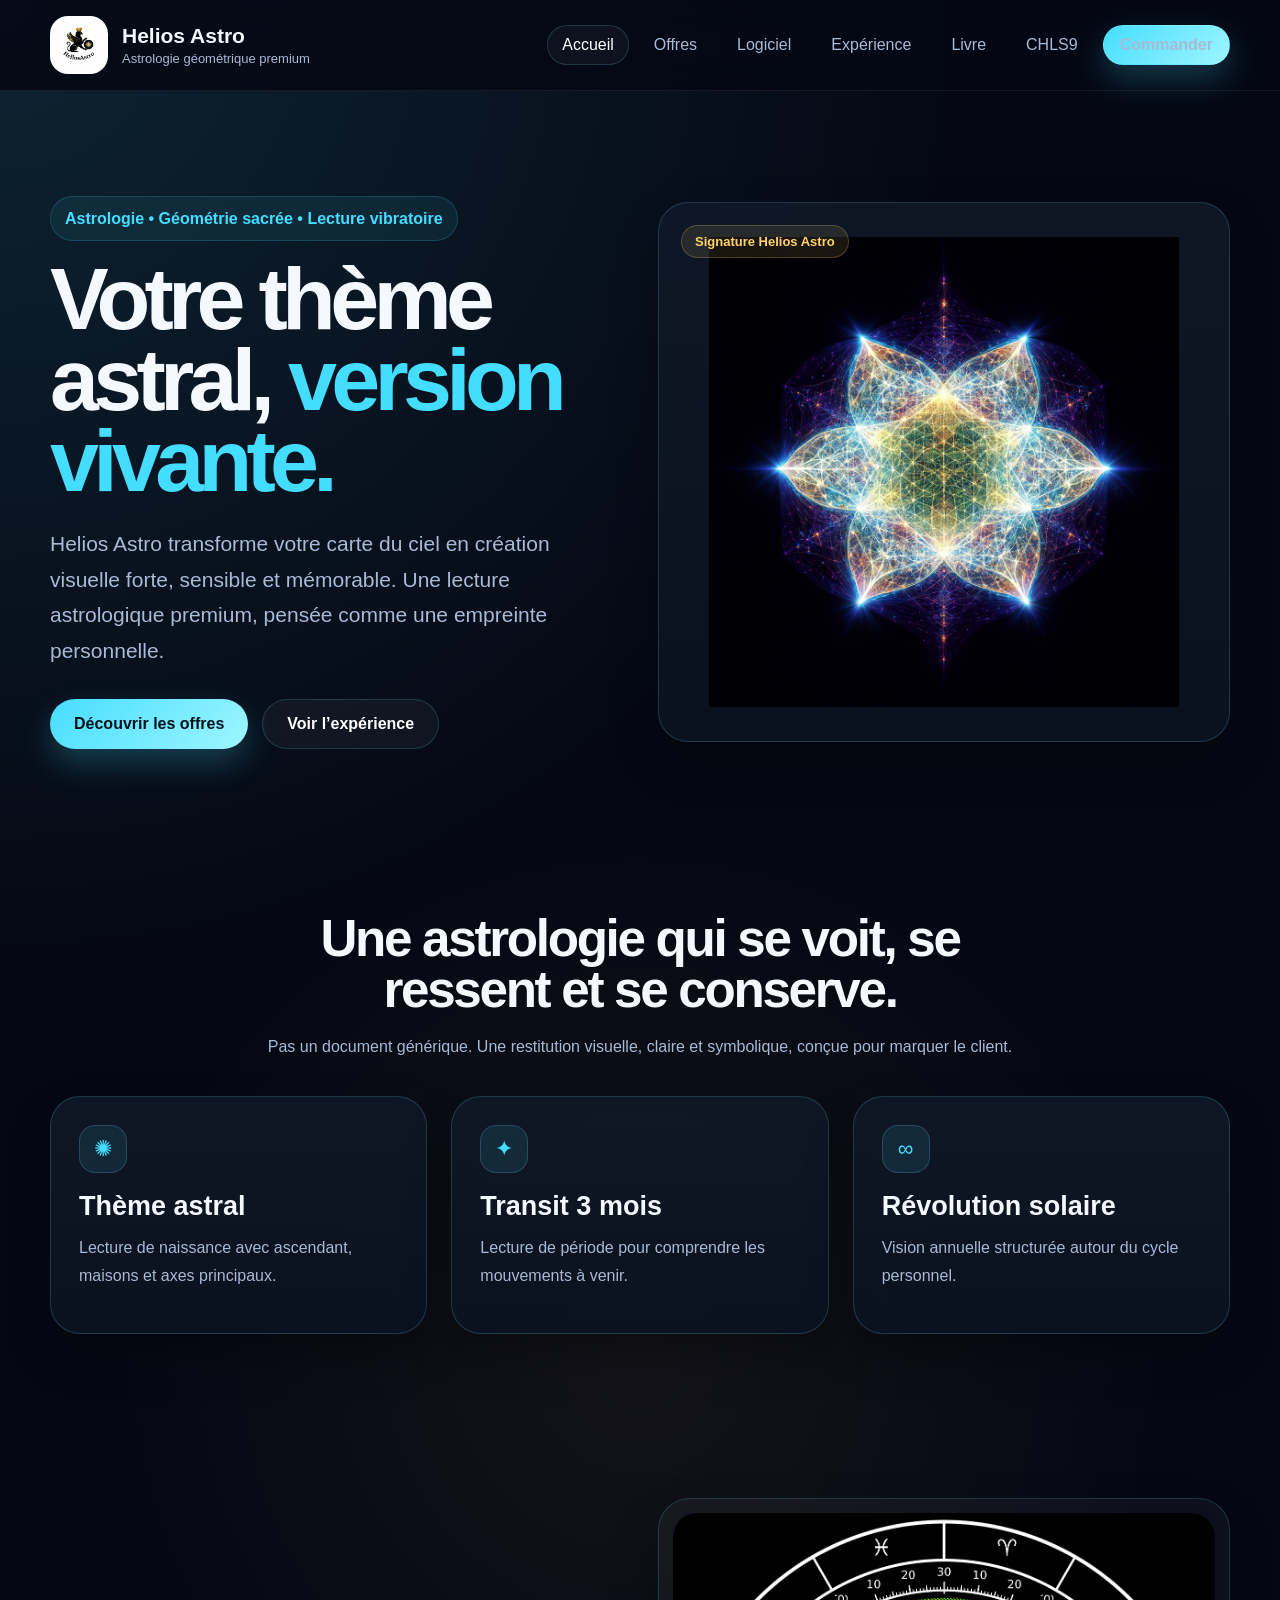
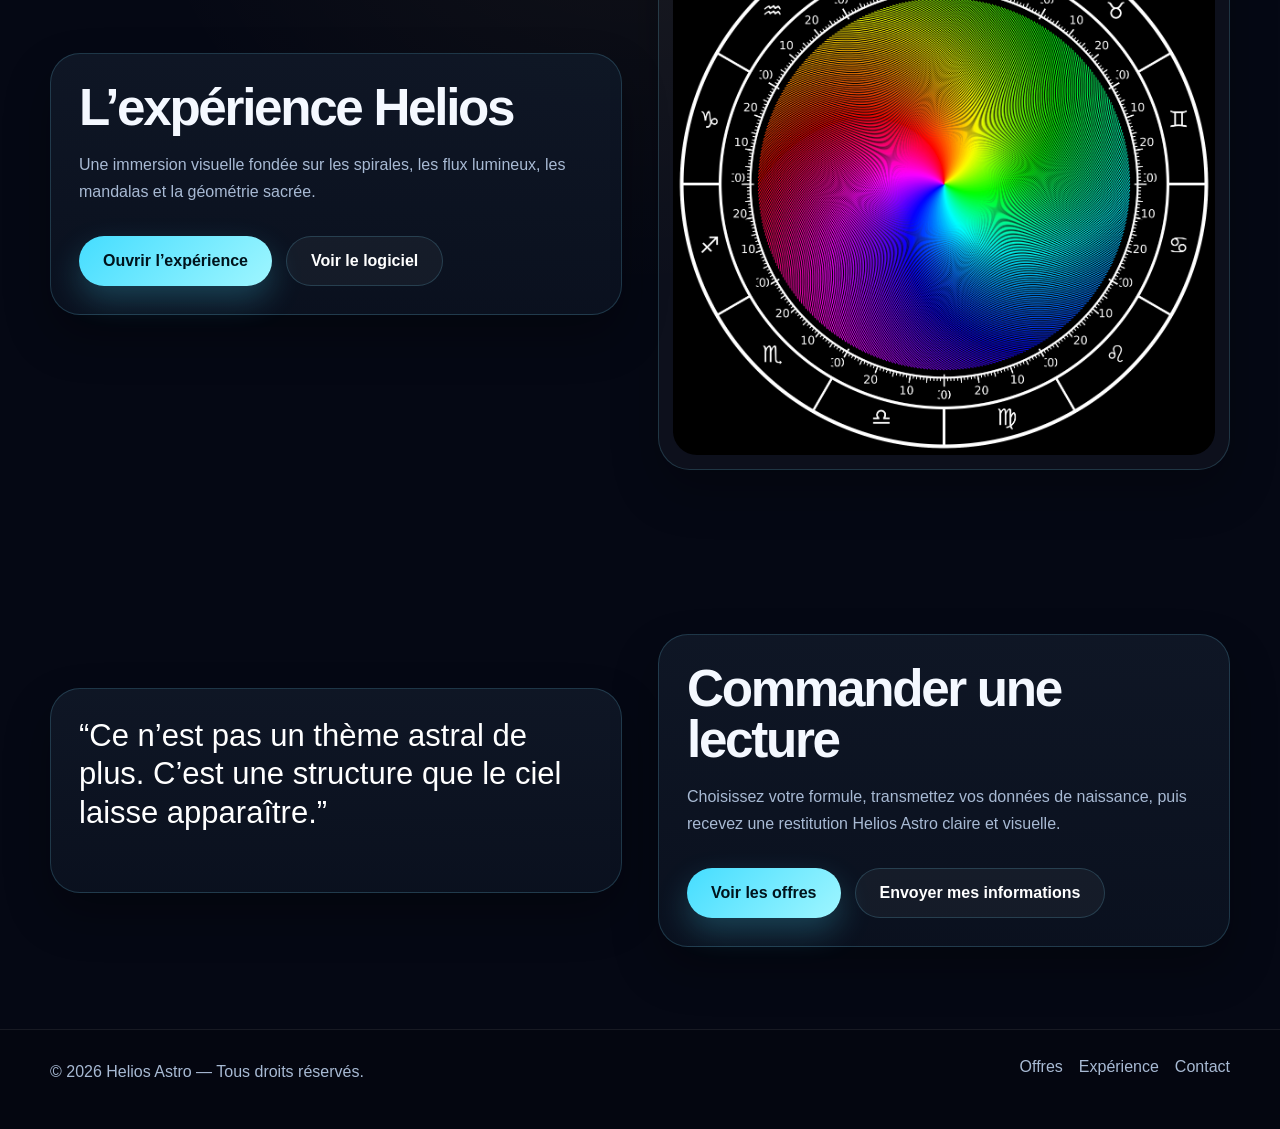
<file: index.html>
<!DOCTYPE html>
<html lang="fr">
<head>
  <meta charset="UTF-8">
  <meta name="viewport" content="width=device-width, initial-scale=1.0">

  <title>Helios Astro — Astrologie visuelle et géométrique premium</title>
  <meta name="description" content="Helios Astro propose une astrologie visuelle, géométrique et symbolique : thème astral, transit, révolution solaire et expérience immersive.">
  <meta name="robots" content="index, follow">

  <meta property="og:title" content="Helios Astro — Astrologie visuelle premium">
  <meta property="og:description" content="Votre thème astral transformé en expérience visuelle, symbolique et mémorable.">
  <meta property="og:image" content="assets/logo-heliosastro.png">
  <meta property="og:type" content="website">

  <link rel="canonical" href="https://heliosastro.fr/">
  <link rel="stylesheet" href="assets/styles.css">
</head>

<body>
<header class="site-header">
  <div class="container nav-wrap">
    <a class="brand" href="index.html">
      <img src="assets/logo-heliosastro.png" alt="Logo Helios Astro">
      <div>
        <strong>Helios Astro</strong>
        <span>Astrologie géométrique premium</span>
      </div>
    </a>

    <button class="nav-toggle" type="button" data-nav-toggle>☰</button>

    <nav class="site-nav" data-nav>
      <a href="index.html" class="active">Accueil</a>
      <a href="offres.html">Offres</a>
      <a href="logiciel.html">Logiciel</a>
      <a href="experience.html">Expérience</a>
      <a href="livre.html">Livre</a>
      <a href="chls9.html">CHLS9</a>
      <a href="contact.html" class="btn btn-small">Commander</a>
    </nav>
  </div>
</header>

<main>
  <section class="hero section">
    <div class="container hero-grid">
      <div>
        <p class="eyebrow">Astrologie • Géométrie sacrée • Lecture vibratoire</p>
        <h1>Votre thème astral, <span class="accent">version vivante.</span></h1>
        <p class="lead">
          Helios Astro transforme votre carte du ciel en création visuelle forte,
          sensible et mémorable. Une lecture astrologique premium, pensée comme
          une empreinte personnelle.
        </p>

        <div class="btn-row">
          <a href="offres.html" class="btn">Découvrir les offres</a>
          <a href="experience.html" class="btn btn-outline">Voir l’expérience</a>
        </div>
      </div>

      <div class="hero-visual glass-card">
        <span class="badge">Signature Helios Astro</span>
        <img src="assets/mandala-hero.png" alt="Mandala Helios Astro">
      </div>
    </div>
  </section>

  <section class="section">
    <div class="container section-title">
      <h2>Une astrologie qui se voit, se ressent et se conserve.</h2>
      <p>
        Pas un document générique. Une restitution visuelle, claire et symbolique,
        conçue pour marquer le client.
      </p>
    </div>

    <div class="container cards-3">
      <article class="card">
        <div class="icon">✺</div>
        <h3>Thème astral</h3>
        <p>Lecture de naissance avec ascendant, maisons et axes principaux.</p>
      </article>

      <article class="card">
        <div class="icon">✦</div>
        <h3>Transit 3 mois</h3>
        <p>Lecture de période pour comprendre les mouvements à venir.</p>
      </article>

      <article class="card">
        <div class="icon">∞</div>
        <h3>Révolution solaire</h3>
        <p>Vision annuelle structurée autour du cycle personnel.</p>
      </article>
    </div>
  </section>

  <section class="section">
    <div class="container split">
      <div class="card content-card">
        <h2>L’expérience Helios</h2>
        <p>
          Une immersion visuelle fondée sur les spirales, les flux lumineux,
          les mandalas et la géométrie sacrée.
        </p>
        <div class="btn-row">
          <a href="experience.html" class="btn">Ouvrir l’expérience</a>
          <a href="logiciel.html" class="btn btn-outline">Voir le logiciel</a>
        </div>
      </div>

      <div class="image-frame">
        <img src="assets/zodiac-wheel-blue.png" alt="Roue zodiacale Helios Astro">
      </div>
    </div>
  </section>

  <section class="section cta-section">
    <div class="container split">
      <div class="quote-card">
        <p>“Ce n’est pas un thème astral de plus. C’est une structure que le ciel laisse apparaître.”</p>
      </div>

      <div class="card content-card">
        <h2>Commander une lecture</h2>
        <p>
          Choisissez votre formule, transmettez vos données de naissance,
          puis recevez une restitution Helios Astro claire et visuelle.
        </p>
        <div class="btn-row">
          <a href="offres.html" class="btn">Voir les offres</a>
          <a href="contact.html" class="btn btn-outline">Envoyer mes informations</a>
        </div>
      </div>
    </div>
  </section>
</main>

<footer class="site-footer">
  <div class="container footer-wrap">
    <p>© <span data-year></span> Helios Astro — Tous droits réservés.</p>
    <div class="footer-links">
      <a href="offres.html">Offres</a>
      <a href="experience.html">Expérience</a>
      <a href="contact.html">Contact</a>
    </div>
  </div>
</footer>

<script src="assets/app.js"></script>
</body>
</html>
</file>
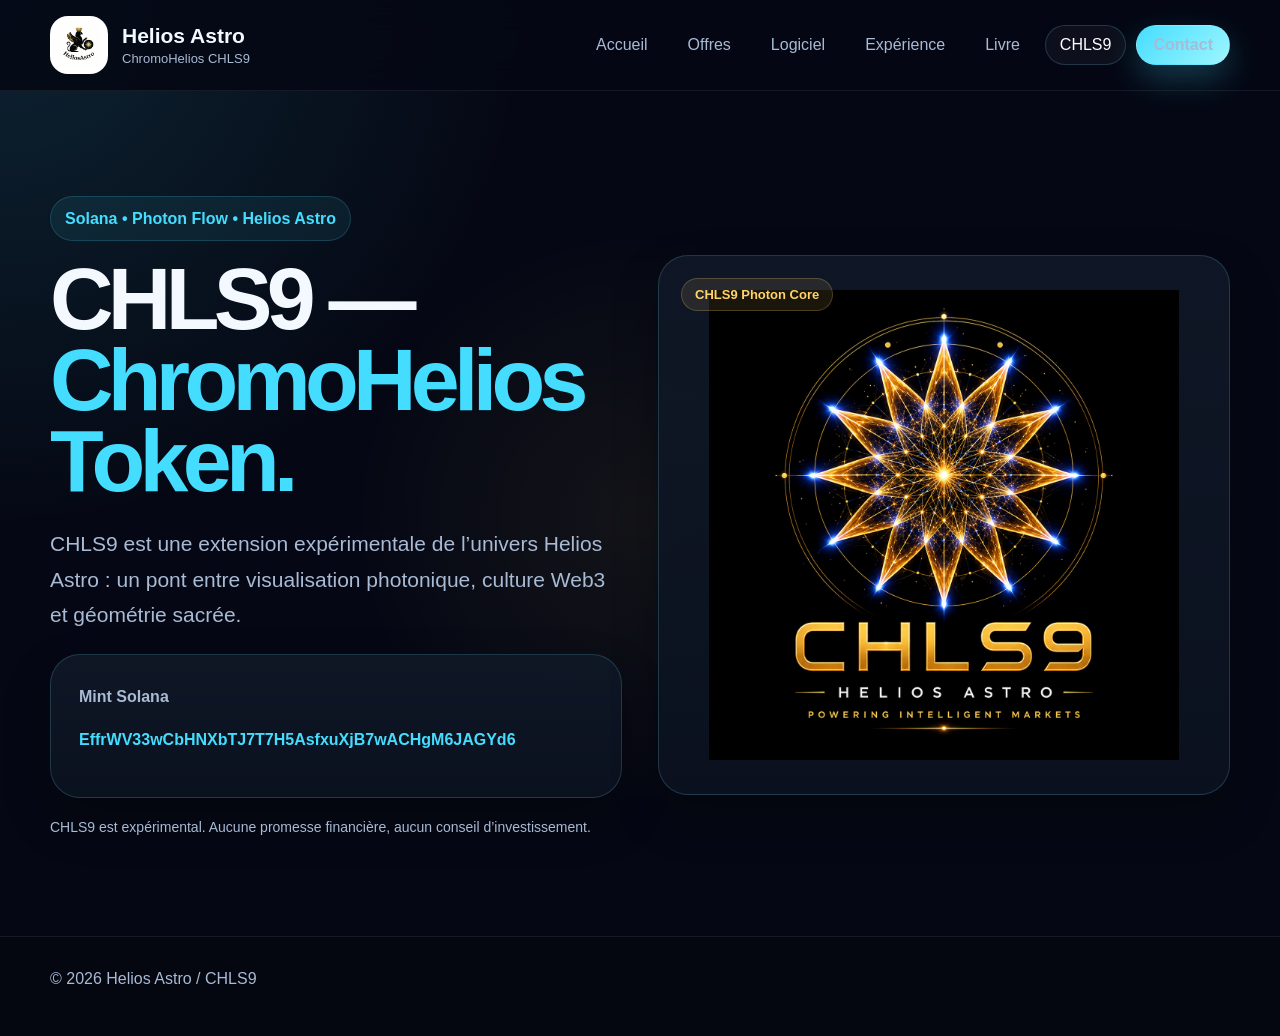
<file: chls9.html>
<!DOCTYPE html>
<html lang="fr">
<head>
  <meta charset="UTF-8">
  <meta name="viewport" content="width=device-width, initial-scale=1.0">
  <title>CHLS9 — ChromoHelios Token</title>
  <meta name="description" content="CHLS9 est l’extension expérimentale Web3 de l’univers Helios Astro.">
  <meta name="robots" content="index, follow">
  <link rel="stylesheet" href="assets/styles.css">
</head>

<body>
<header class="site-header">
  <div class="container nav-wrap">
    <a class="brand" href="index.html">
      <img src="assets/logo-heliosastro.png" alt="Logo Helios Astro">
      <div><strong>Helios Astro</strong><span>ChromoHelios CHLS9</span></div>
    </a>
    <button class="nav-toggle" type="button" data-nav-toggle>☰</button>
    <nav class="site-nav" data-nav>
      <a href="index.html">Accueil</a>
      <a href="offres.html">Offres</a>
      <a href="logiciel.html">Logiciel</a>
      <a href="experience.html">Expérience</a>
      <a href="livre.html">Livre</a>
      <a href="chls9.html" class="active">CHLS9</a>
      <a href="contact.html" class="btn btn-small">Contact</a>
    </nav>
  </div>
</header>

<main>
  <section class="section hero">
    <div class="container hero-grid">
      <div>
        <p class="eyebrow">Solana • Photon Flow • Helios Astro</p>
        <h1>CHLS9 — <span class="accent">ChromoHelios Token.</span></h1>
        <p class="lead">
          CHLS9 est une extension expérimentale de l’univers Helios Astro :
          un pont entre visualisation photonique, culture Web3 et géométrie sacrée.
        </p>

        <div class="card">
          <p><strong>Mint Solana</strong></p>
          <p style="overflow-wrap:anywhere;color:var(--accent);font-weight:900;">
            EffrWV33wCbHNXbTJ7T7H5AsfxuXjB7wACHgM6JAGYd6
          </p>
        </div>

        <p style="font-size:14px;margin-top:18px;">
          CHLS9 est expérimental. Aucune promesse financière, aucun conseil d’investissement.
        </p>
      </div>

      <div class="hero-visual glass-card">
        <span class="badge">CHLS9 Photon Core</span>
        <img src="assets/chls9-logo.png" alt="Logo CHLS9">
      </div>
    </div>
  </section>
</main>

<footer class="site-footer">
  <div class="container footer-wrap">
    <p>© <span data-year></span> Helios Astro / CHLS9</p>
  </div>
</footer>

<script src="assets/app.js"></script>
</body>
</html>
</file>
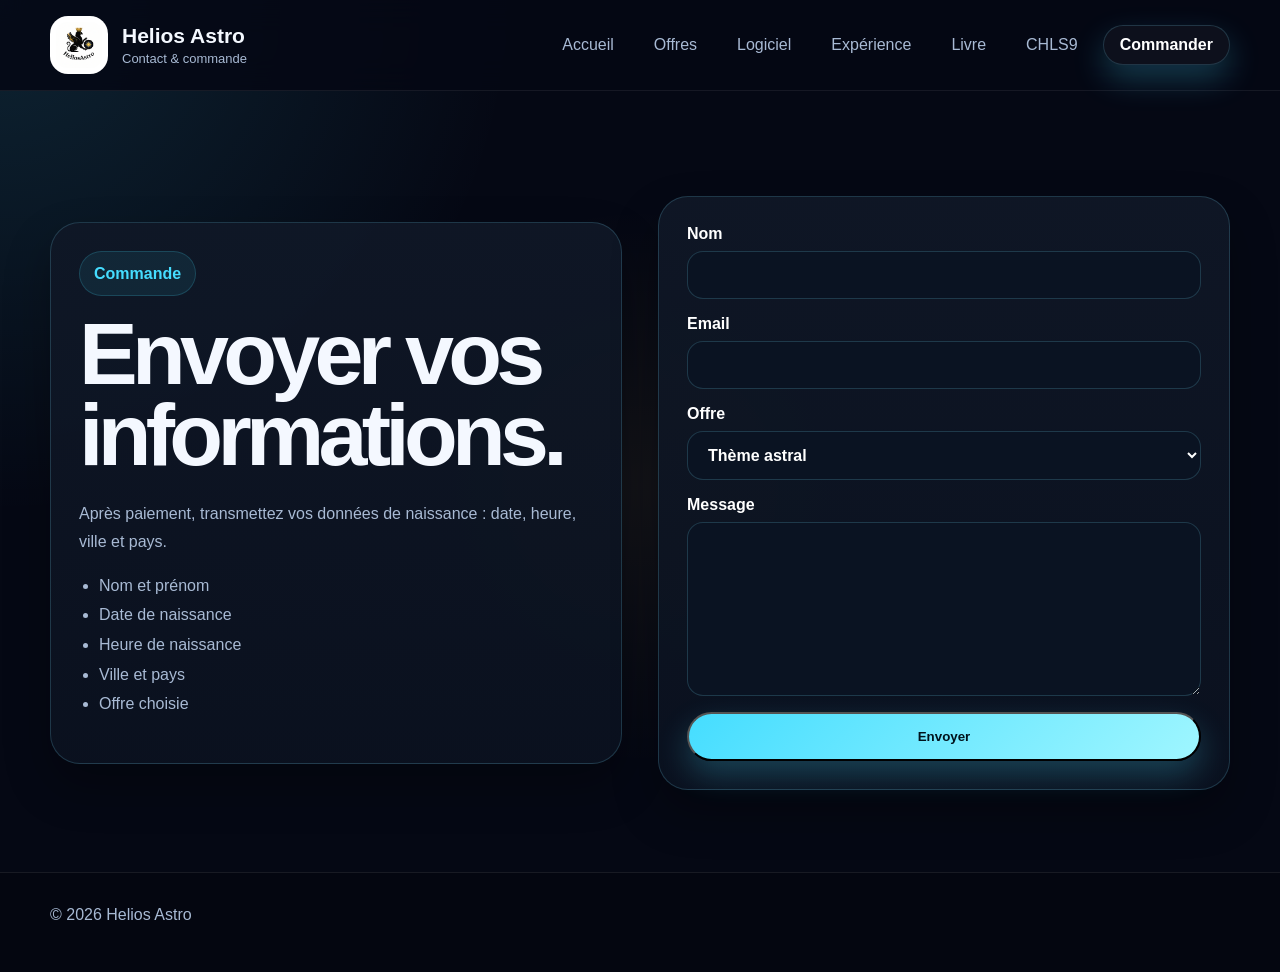
<file: contact.html>
<!DOCTYPE html>
<html lang="fr">
<head>
  <meta charset="UTF-8">
  <meta name="viewport" content="width=device-width, initial-scale=1.0">
  <title>Contact — Helios Astro</title>
  <meta name="description" content="Contact Helios Astro pour commander une lecture astrologique personnalisée.">
  <meta name="robots" content="index, follow">
  <link rel="stylesheet" href="assets/styles.css">
</head>

<body>
<header class="site-header">
  <div class="container nav-wrap">
    <a class="brand" href="index.html">
      <img src="assets/logo-heliosastro.png" alt="Logo Helios Astro">
      <div><strong>Helios Astro</strong><span>Contact & commande</span></div>
    </a>
    <button class="nav-toggle" type="button" data-nav-toggle>☰</button>
    <nav class="site-nav" data-nav>
      <a href="index.html">Accueil</a>
      <a href="offres.html">Offres</a>
      <a href="logiciel.html">Logiciel</a>
      <a href="experience.html">Expérience</a>
      <a href="livre.html">Livre</a>
      <a href="chls9.html">CHLS9</a>
      <a href="contact.html" class="active btn btn-small">Commander</a>
    </nav>
  </div>
</header>

<main>
  <section class="section hero">
    <div class="container contact-grid">
      <div class="card content-card">
        <p class="eyebrow">Commande</p>
        <h1>Envoyer vos informations.</h1>
        <p>
          Après paiement, transmettez vos données de naissance :
          date, heure, ville et pays.
        </p>
        <ul class="feature-list">
          <li>Nom et prénom</li>
          <li>Date de naissance</li>
          <li>Heure de naissance</li>
          <li>Ville et pays</li>
          <li>Offre choisie</li>
        </ul>
      </div>

      <form class="card contact-form" action="mailto:contact@heliosastro.fr" method="post" enctype="text/plain">
        <label>Nom<input name="Nom" type="text" required></label>
        <label>Email<input name="Email" type="email" required></label>
        <label>
          Offre
          <select name="Offre">
            <option>Thème astral</option>
            <option>Transit 3 mois</option>
            <option>Révolution solaire</option>
            <option>CHLS9</option>
          </select>
        </label>
        <label>Message<textarea name="Message" rows="8" required></textarea></label>
        <button class="btn" type="submit">Envoyer</button>
      </form>
    </div>
  </section>
</main>

<footer class="site-footer">
  <div class="container footer-wrap">
    <p>© <span data-year></span> Helios Astro</p>
  </div>
</footer>

<script src="assets/app.js"></script>
</body>
</html>
</file>
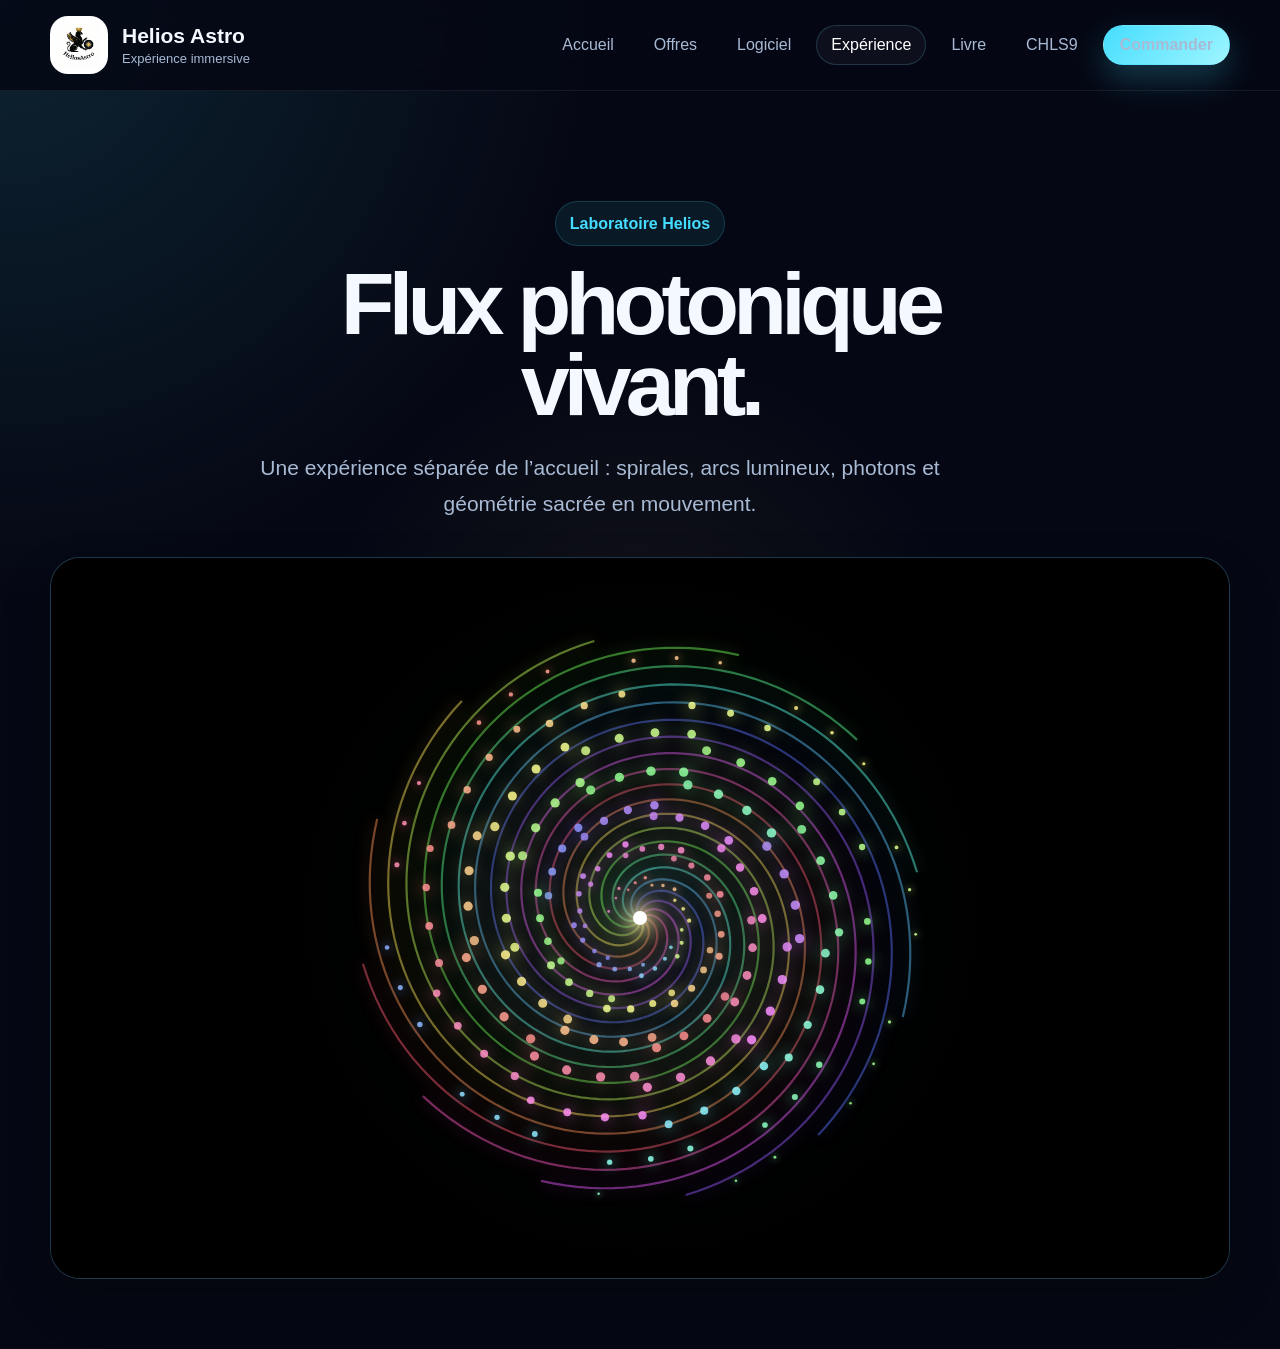
<file: experience.html>
<!DOCTYPE html>
<html lang="fr">
<head>
  <meta charset="UTF-8">
  <meta name="viewport" content="width=device-width, initial-scale=1.0">
  <title>Expérience Helios — Laboratoire photonique</title>
  <meta name="description" content="Expérience immersive Helios Astro : flux photoniques, mandala vivant et géométrie sacrée animée.">
  <meta name="robots" content="index, follow">
  <link rel="stylesheet" href="assets/styles.css">
</head>

<body>
<header class="site-header">
  <div class="container nav-wrap">
    <a class="brand" href="index.html">
      <img src="assets/logo-heliosastro.png" alt="Logo Helios Astro">
      <div><strong>Helios Astro</strong><span>Expérience immersive</span></div>
    </a>
    <button class="nav-toggle" type="button" data-nav-toggle>☰</button>
    <nav class="site-nav" data-nav>
      <a href="index.html">Accueil</a>
      <a href="offres.html">Offres</a>
      <a href="logiciel.html">Logiciel</a>
      <a href="experience.html" class="active">Expérience</a>
      <a href="livre.html">Livre</a>
      <a href="chls9.html">CHLS9</a>
      <a href="contact.html" class="btn btn-small">Commander</a>
    </nav>
  </div>
</header>

<main class="lab-full">
  <div class="container">
    <div class="section-title">
      <p class="eyebrow">Laboratoire Helios</p>
      <h1>Flux photonique vivant.</h1>
      <p class="lead">
        Une expérience séparée de l’accueil : spirales, arcs lumineux,
        photons et géométrie sacrée en mouvement.
      </p>
    </div>

    <div class="lab-box">
      <canvas id="experience-canvas"></canvas>
    </div>
  </div>
</main>

<script src="assets/app.js"></script>
<script>
const canvas = document.getElementById("experience-canvas");
const ctx = canvas.getContext("2d");
let t = 0;

function resize(){
  canvas.width = canvas.offsetWidth;
  canvas.height = 720;
}
resize();
window.addEventListener("resize", resize);

function glow(x,y,r,c){
  const g = ctx.createRadialGradient(x,y,0,x,y,r);
  g.addColorStop(0,c);
  g.addColorStop(1,"rgba(0,0,0,0)");
  ctx.fillStyle = g;
  ctx.beginPath();
  ctx.arc(x,y,r,0,Math.PI*2);
  ctx.fill();
}

function draw(){
  requestAnimationFrame(draw);
  t += 0.012;

  const w = canvas.width;
  const h = canvas.height;
  const cx = w/2;
  const cy = h/2;
  const R = Math.min(w,h)*0.39;

  ctx.fillStyle = "rgba(0,0,0,.30)";
  ctx.fillRect(0,0,w,h);

  glow(cx,cy,R*1.4,"rgba(0,220,255,.06)");
  glow(cx,cy,R*.75,"rgba(255,211,105,.05)");

  for(let b=0;b<12;b++){
    ctx.beginPath();
    ctx.moveTo(cx,cy);
    for(let i=0;i<=180;i++){
      const p=i/180;
      const a=b*Math.PI*2/12+p*Math.PI*3+Math.sin(p*Math.PI)*.5+t;
      const r=R*p;
      ctx.lineTo(cx+Math.cos(a)*r,cy+Math.sin(a)*r);
    }
    const hue=(b*30+t*60)%360;
    ctx.strokeStyle=`hsla(${hue},100%,68%,.45)`;
    ctx.lineWidth=2.2;
    ctx.shadowBlur=16;
    ctx.shadowColor=`hsla(${hue},100%,68%,.8)`;
    ctx.stroke();
    ctx.shadowBlur=0;
  }

  for(let i=0;i<220;i++){
    const p=(t*.16+i*.017)%1;
    const layer=i%12;
    const a=layer*Math.PI*2/12+p*Math.PI*3.4+Math.sin(p*Math.PI)*.8;
    const r=R*(.1+p*.9);
    const x=cx+Math.cos(a)*r;
    const y=cy+Math.sin(a)*r;
    const hue=(180+layer*22+p*180)%360;
    const s=1.2+Math.sin(p*Math.PI)*3.5;
    glow(x,y,s*7,`hsla(${hue},100%,70%,.14)`);
    ctx.fillStyle=`hsla(${hue},100%,78%,.85)`;
    ctx.beginPath();
    ctx.arc(x,y,s,0,Math.PI*2);
    ctx.fill();
  }

  glow(cx,cy,90,"rgba(255,255,255,.16)");
  glow(cx,cy,36,"rgba(255,240,160,.72)");
  ctx.fillStyle="#fff";
  ctx.beginPath();
  ctx.arc(cx,cy,7,0,Math.PI*2);
  ctx.fill();
}

draw();
</script>
</body>
</html>
</file>
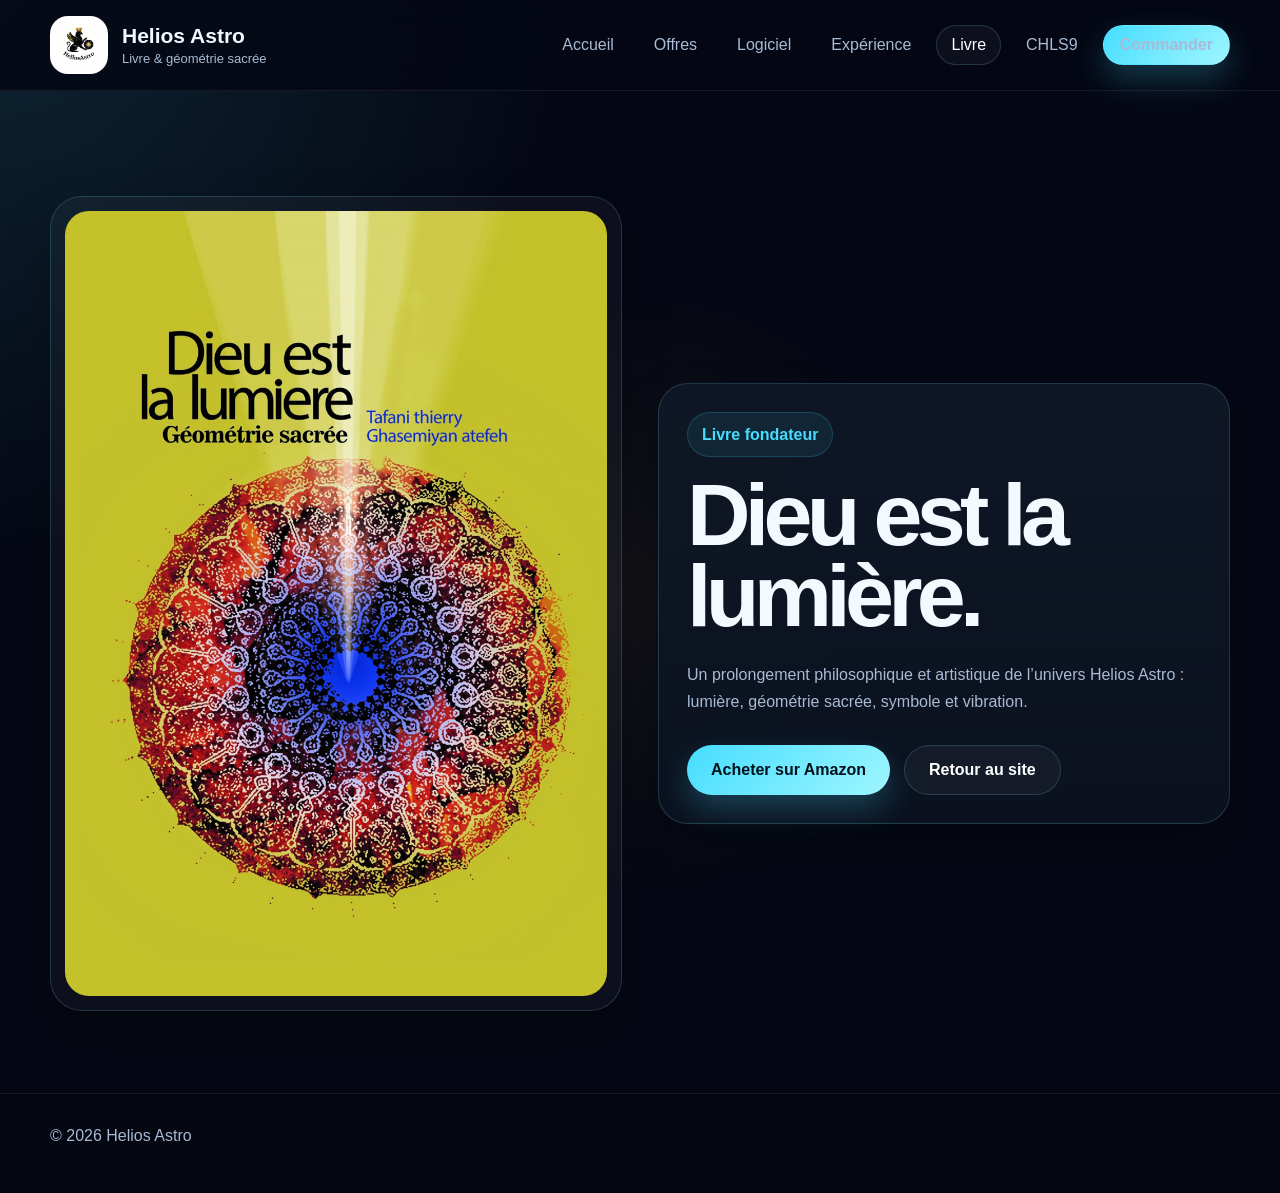
<file: livre.html>
<!DOCTYPE html>
<html lang="fr">
<head>
  <meta charset="UTF-8">
  <meta name="viewport" content="width=device-width, initial-scale=1.0">
  <title>Livre — Dieu est la lumière | Helios Astro</title>
  <meta name="description" content="Dieu est la lumière — Géométrie sacrée, livre fondateur de l’univers Helios Astro.">
  <meta name="robots" content="index, follow">
  <link rel="stylesheet" href="assets/styles.css">
</head>

<body>
<header class="site-header">
  <div class="container nav-wrap">
    <a class="brand" href="index.html">
      <img src="assets/logo-heliosastro.png" alt="Logo Helios Astro">
      <div><strong>Helios Astro</strong><span>Livre & géométrie sacrée</span></div>
    </a>
    <button class="nav-toggle" type="button" data-nav-toggle>☰</button>
    <nav class="site-nav" data-nav>
      <a href="index.html">Accueil</a>
      <a href="offres.html">Offres</a>
      <a href="logiciel.html">Logiciel</a>
      <a href="experience.html">Expérience</a>
      <a href="livre.html" class="active">Livre</a>
      <a href="chls9.html">CHLS9</a>
      <a href="contact.html" class="btn btn-small">Commander</a>
    </nav>
  </div>
</header>

<main>
  <section class="section hero">
    <div class="container split">
      <div class="image-frame">
        <img src="assets/livre-dieu-est-la-lumiere.png" alt="Livre Dieu est la lumière">
      </div>

      <div class="card content-card">
        <p class="eyebrow">Livre fondateur</p>
        <h1>Dieu est la lumière.</h1>
        <p>
          Un prolongement philosophique et artistique de l’univers Helios Astro :
          lumière, géométrie sacrée, symbole et vibration.
        </p>
        <div class="btn-row">
          <a class="btn" target="_blank" rel="noopener" href="https://www.amazon.fr/Dieu-est-lumiere-geometrie-sacr%C4%97e/dp/B08MSNHZDR">Acheter sur Amazon</a>
          <a class="btn btn-outline" href="index.html">Retour au site</a>
        </div>
      </div>
    </div>
  </section>
</main>

<footer class="site-footer">
  <div class="container footer-wrap">
    <p>© <span data-year></span> Helios Astro</p>
  </div>
</footer>

<script src="assets/app.js"></script>
</body>
</html>
</file>
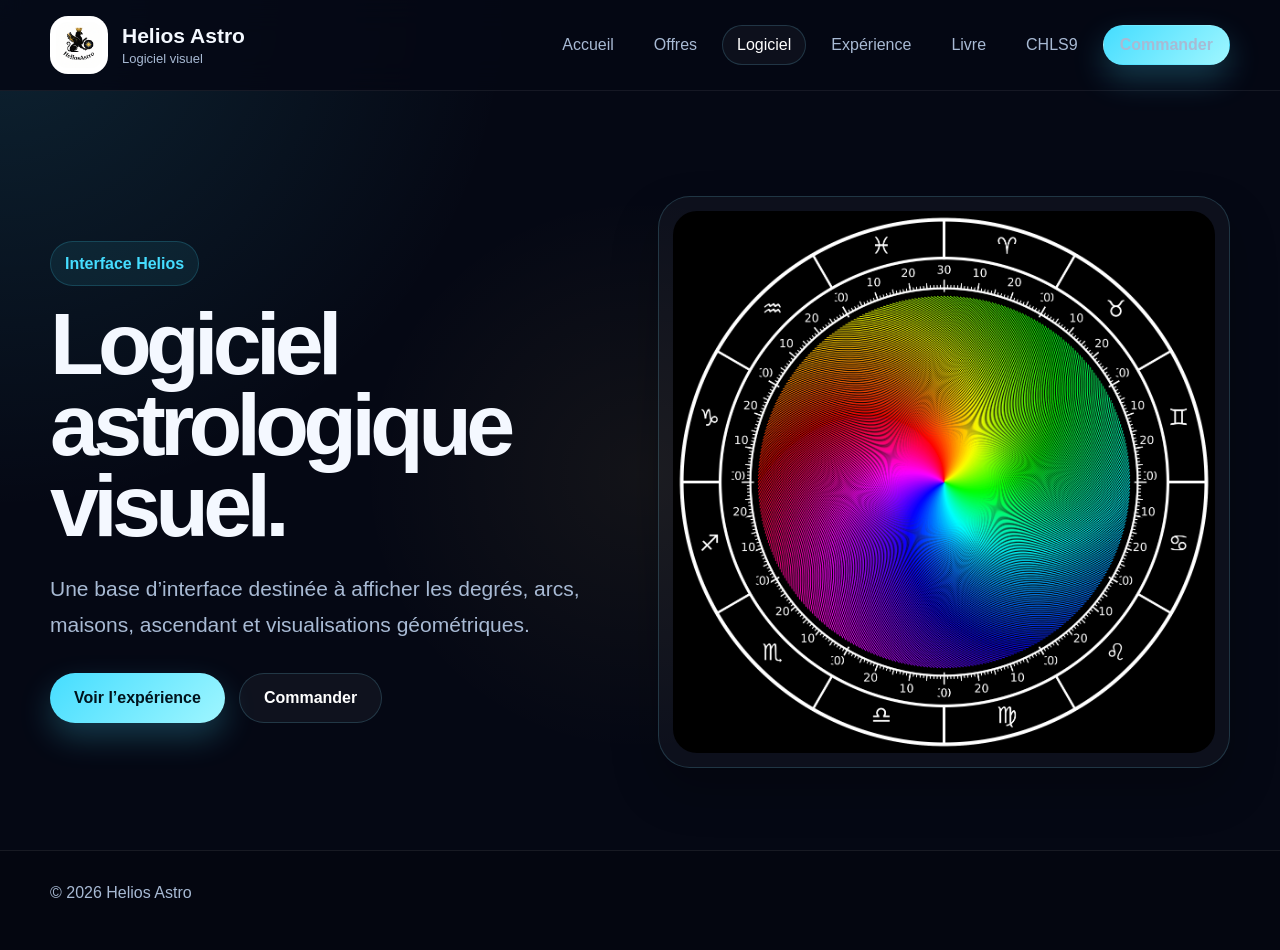
<file: logiciel.html>
<!DOCTYPE html>
<html lang="fr">
<head>
  <meta charset="UTF-8">
  <meta name="viewport" content="width=device-width, initial-scale=1.0">
  <title>Logiciel Helios Astro</title>
  <meta name="description" content="Logiciel Helios Astro : lecture visuelle des degrés, arcs, maisons et ascendant.">
  <meta name="robots" content="index, follow">
  <link rel="stylesheet" href="assets/styles.css">
</head>

<body>
<header class="site-header">
  <div class="container nav-wrap">
    <a class="brand" href="index.html">
      <img src="assets/logo-heliosastro.png" alt="Logo Helios Astro">
      <div><strong>Helios Astro</strong><span>Logiciel visuel</span></div>
    </a>
    <button class="nav-toggle" type="button" data-nav-toggle>☰</button>
    <nav class="site-nav" data-nav>
      <a href="index.html">Accueil</a>
      <a href="offres.html">Offres</a>
      <a href="logiciel.html" class="active">Logiciel</a>
      <a href="experience.html">Expérience</a>
      <a href="livre.html">Livre</a>
      <a href="chls9.html">CHLS9</a>
      <a href="contact.html" class="btn btn-small">Commander</a>
    </nav>
  </div>
</header>

<main>
  <section class="section hero">
    <div class="container split">
      <div>
        <p class="eyebrow">Interface Helios</p>
        <h1>Logiciel astrologique visuel.</h1>
        <p class="lead">
          Une base d’interface destinée à afficher les degrés, arcs, maisons,
          ascendant et visualisations géométriques.
        </p>
        <div class="btn-row">
          <a href="experience.html" class="btn">Voir l’expérience</a>
          <a href="offres.html" class="btn btn-outline">Commander</a>
        </div>
      </div>

      <div class="image-frame">
        <img src="assets/zodiac-wheel-blue.png" alt="Roue zodiacale Helios Astro">
      </div>
    </div>
  </section>
</main>

<footer class="site-footer">
  <div class="container footer-wrap">
    <p>© <span data-year></span> Helios Astro</p>
  </div>
</footer>

<script src="assets/app.js"></script>
</body>
</html>
</file>
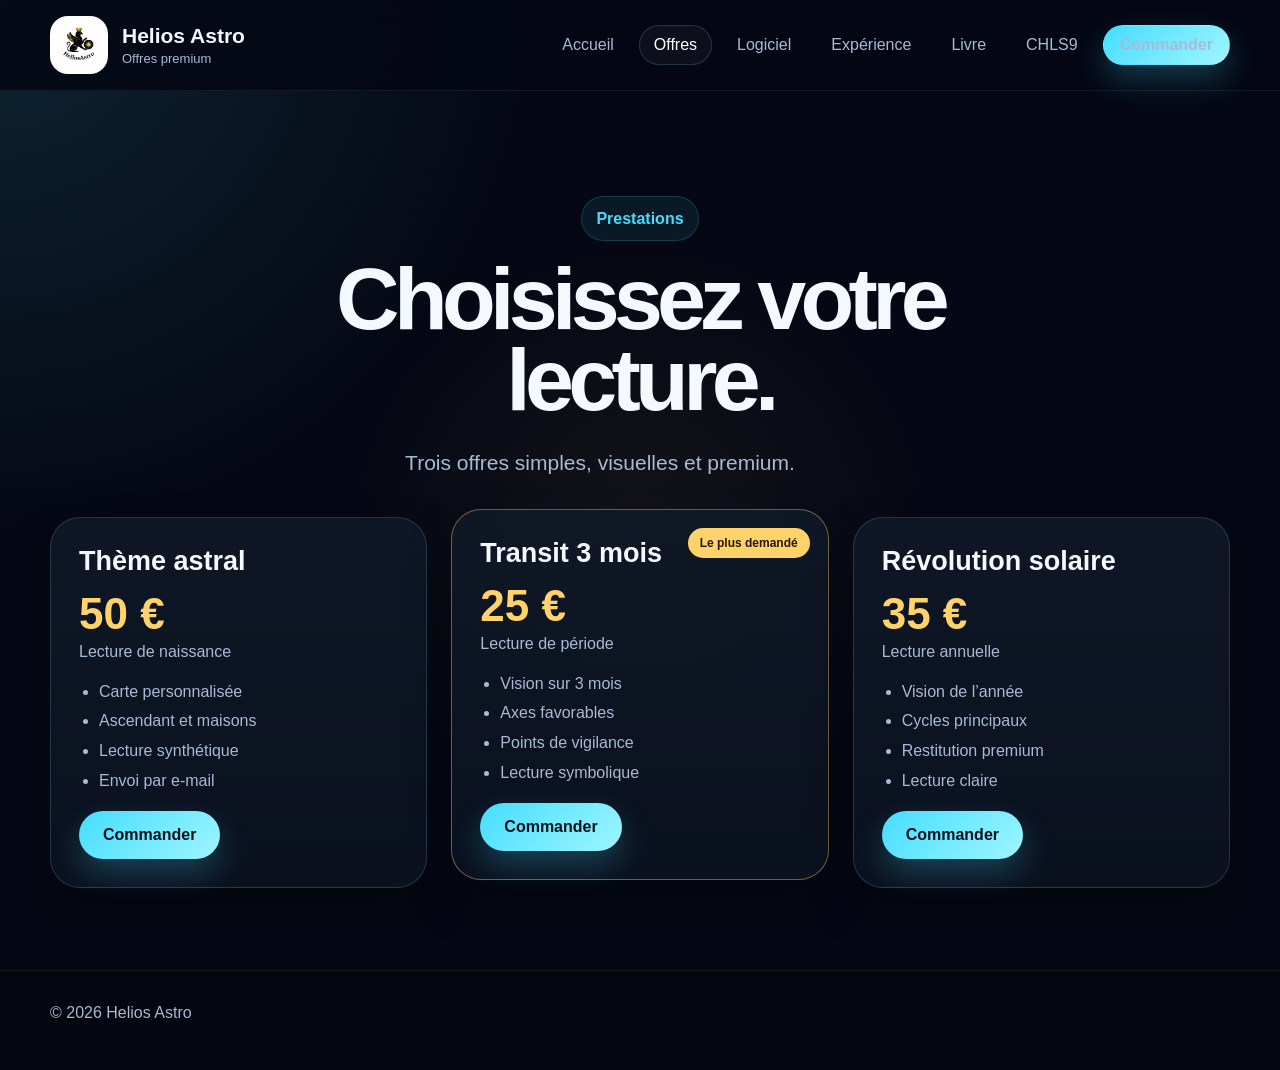
<file: offres.html>
<!DOCTYPE html>
<html lang="fr">
<head>
  <meta charset="UTF-8">
  <meta name="viewport" content="width=device-width, initial-scale=1.0">
  <title>Offres — Helios Astro</title>
  <meta name="description" content="Thème astral, transit pour 3 mois et révolution solaire Helios Astro.">
  <meta name="robots" content="index, follow">
  <link rel="stylesheet" href="assets/styles.css">
</head>

<body>
<header class="site-header">
  <div class="container nav-wrap">
    <a class="brand" href="index.html">
      <img src="assets/logo-heliosastro.png" alt="Logo Helios Astro">
      <div><strong>Helios Astro</strong><span>Offres premium</span></div>
    </a>
    <button class="nav-toggle" type="button" data-nav-toggle>☰</button>
    <nav class="site-nav" data-nav>
      <a href="index.html">Accueil</a>
      <a href="offres.html" class="active">Offres</a>
      <a href="logiciel.html">Logiciel</a>
      <a href="experience.html">Expérience</a>
      <a href="livre.html">Livre</a>
      <a href="chls9.html">CHLS9</a>
      <a href="contact.html" class="btn btn-small">Commander</a>
    </nav>
  </div>
</header>

<main>
  <section class="section hero">
    <div class="container section-title">
      <p class="eyebrow">Prestations</p>
      <h1>Choisissez votre lecture.</h1>
      <p class="lead">Trois offres simples, visuelles et premium.</p>
    </div>

    <div class="container pricing-grid">
      <article class="price-card">
        <h3>Thème astral</h3>
        <div class="price"><strong>50 €</strong><span>Lecture de naissance</span></div>
        <ul>
          <li>Carte personnalisée</li>
          <li>Ascendant et maisons</li>
          <li>Lecture synthétique</li>
          <li>Envoi par e-mail</li>
        </ul>
        <a class="btn" href="https://www.paypal.com/ncp/payment/QF67W8ATHZX4U" target="_blank" rel="noopener">Commander</a>
      </article>

      <article class="price-card featured">
        <span class="ribbon">Le plus demandé</span>
        <h3>Transit 3 mois</h3>
        <div class="price"><strong>25 €</strong><span>Lecture de période</span></div>
        <ul>
          <li>Vision sur 3 mois</li>
          <li>Axes favorables</li>
          <li>Points de vigilance</li>
          <li>Lecture symbolique</li>
        </ul>
        <a class="btn" href="https://www.paypal.com/ncp/payment/Z3SZPE6NUZYKG" target="_blank" rel="noopener">Commander</a>
      </article>

      <article class="price-card">
        <h3>Révolution solaire</h3>
        <div class="price"><strong>35 €</strong><span>Lecture annuelle</span></div>
        <ul>
          <li>Vision de l’année</li>
          <li>Cycles principaux</li>
          <li>Restitution premium</li>
          <li>Lecture claire</li>
        </ul>
        <a class="btn" href="https://www.paypal.com/ncp/payment/7HTYFEY8JA8EN" target="_blank" rel="noopener">Commander</a>
      </article>
    </div>
  </section>
</main>

<footer class="site-footer">
  <div class="container footer-wrap">
    <p>© <span data-year></span> Helios Astro</p>
  </div>
</footer>

<script src="assets/app.js"></script>
</body>
</html>
</file>
<file: assets/styles.css>
:root{
  --bg:#050814;
  --bg2:#0b1220;
  --panel:#101827;
  --panel2:#0b1220;
  --text:#f4f8ff;
  --muted:#a8bad4;
  --line:rgba(120,225,255,.18);
  --accent:#45ddff;
  --accent2:#9ff6ff;
  --gold:#ffd369;
}

*{box-sizing:border-box}

html{scroll-behavior:smooth}

body{
  margin:0;
  font-family:Arial,Helvetica,sans-serif;
  color:var(--text);
  background:
    radial-gradient(circle at top left,rgba(69,221,255,.13),transparent 32%),
    radial-gradient(circle at center,rgba(255,211,105,.06),transparent 35%),
    var(--bg);
}

a{text-decoration:none;color:inherit}
img{max-width:100%;display:block}

.container{
  width:min(1180px,calc(100% - 40px));
  margin:auto;
}

.site-header{
  position:sticky;
  top:0;
  z-index:50;
  background:rgba(5,8,20,.86);
  backdrop-filter:blur(16px);
  border-bottom:1px solid rgba(255,255,255,.07);
}

.nav-wrap{
  display:flex;
  justify-content:space-between;
  align-items:center;
  gap:22px;
  padding:16px 0;
}

.brand{
  display:flex;
  align-items:center;
  gap:14px;
}

.brand img{
  width:58px;
  height:58px;
  border-radius:18px;
  background:#fff;
  padding:6px;
  object-fit:contain;
}

.brand strong{
  display:block;
  font-size:21px;
}

.brand span{
  display:block;
  color:var(--muted);
  font-size:13px;
  margin-top:3px;
}

.site-nav{
  display:flex;
  gap:10px;
  align-items:center;
  flex-wrap:wrap;
}

.site-nav a{
  padding:10px 14px;
  border-radius:999px;
  color:var(--muted);
  border:1px solid transparent;
}

.site-nav a:hover,
.site-nav a.active{
  color:#fff;
  border-color:var(--line);
  background:rgba(255,255,255,.04);
}

.nav-toggle{
  display:none;
  background:rgba(255,255,255,.06);
  border:1px solid var(--line);
  color:#fff;
  border-radius:14px;
  padding:10px 14px;
  font-size:22px;
}

.section{padding:82px 0}

.hero{padding-top:105px}

.hero-grid,
split,
.split,
.contact-grid{
  display:grid;
  grid-template-columns:1fr 1fr;
  gap:36px;
  align-items:center;
}

.eyebrow{
  display:inline-flex;
  padding:8px 14px;
  border-radius:999px;
  color:var(--accent);
  background:rgba(69,221,255,.08);
  border:1px solid rgba(69,221,255,.18);
  font-weight:900;
  margin-bottom:18px;
}

h1,h2,h3,p{margin-top:0}

h1{
  font-size:clamp(48px,7vw,88px);
  line-height:.92;
  letter-spacing:-.065em;
  margin-bottom:24px;
}

h2{
  font-size:clamp(34px,4vw,58px);
  line-height:1;
  letter-spacing:-.045em;
  margin-bottom:18px;
}

h3{
  font-size:27px;
  margin-bottom:12px;
}

p{
  color:var(--muted);
  line-height:1.7;
}

.lead{
  font-size:21px;
  max-width:680px;
}

.accent{color:var(--accent)}

.btn-row{
  display:flex;
  gap:14px;
  flex-wrap:wrap;
  margin-top:30px;
}

.btn{
  display:inline-flex;
  align-items:center;
  justify-content:center;
  border-radius:999px;
  padding:15px 24px;
  background:linear-gradient(135deg,var(--accent),var(--accent2));
  color:#00131c;
  font-weight:900;
  box-shadow:0 14px 32px rgba(69,221,255,.24);
}

.btn-small{padding:10px 16px!important}

.btn-outline{
  color:#fff;
  background:rgba(255,255,255,.045);
  border:1px solid var(--line);
  box-shadow:none;
}

.glass-card,
.card,
.price-card,
.quote-card,
.lab-box{
  background:linear-gradient(180deg,rgba(16,24,39,.92),rgba(11,18,32,.92));
  border:1px solid var(--line);
  border-radius:30px;
  padding:28px;
  box-shadow:0 22px 46px rgba(0,0,0,.3);
}

.hero-visual{
  position:relative;
  min-height:540px;
  display:flex;
  justify-content:center;
  align-items:center;
}

.hero-visual img{
  max-height:470px;
  object-fit:contain;
}

.badge{
  position:absolute;
  top:22px;
  left:22px;
  padding:8px 13px;
  border-radius:999px;
  color:var(--gold);
  background:rgba(255,211,105,.1);
  border:1px solid rgba(255,211,105,.22);
  font-size:13px;
  font-weight:900;
}

.section-title{
  max-width:760px;
  text-align:center;
  margin:0 auto 36px;
}

.cards-3,
.pricing-grid{
  display:grid;
  grid-template-columns:repeat(3,1fr);
  gap:24px;
}

.icon{
  width:48px;
  height:48px;
  border-radius:16px;
  display:grid;
  place-items:center;
  color:var(--accent);
  background:rgba(69,221,255,.1);
  border:1px solid var(--line);
  font-size:22px;
  margin-bottom:18px;
}

.image-frame{
  border-radius:32px;
  padding:14px;
  border:1px solid var(--line);
  background:rgba(255,255,255,.035);
  box-shadow:0 22px 46px rgba(0,0,0,.25);
}

.image-frame img{
  width:100%;
  border-radius:24px;
  object-fit:cover;
}

.quote-card p{
  font-size:31px;
  color:#fff;
  line-height:1.25;
}

.price-card{
  position:relative;
}

.price-card.featured{
  border-color:rgba(255,211,105,.4);
  transform:translateY(-8px);
}

.price strong{
  display:block;
  color:var(--gold);
  font-size:44px;
  margin:12px 0 4px;
}

.price span{color:var(--muted)}

.price-card ul,
.feature-list{
  color:var(--muted);
  line-height:1.85;
  padding-left:20px;
}

.ribbon{
  position:absolute;
  top:18px;
  right:18px;
  padding:8px 12px;
  border-radius:999px;
  background:var(--gold);
  color:#241600;
  font-size:12px;
  font-weight:900;
}

.site-footer{
  border-top:1px solid rgba(255,255,255,.08);
  padding:28px 0;
  background:rgba(0,0,0,.22);
}

.footer-wrap{
  display:flex;
  justify-content:space-between;
  gap:20px;
  flex-wrap:wrap;
}

.footer-links{
  display:flex;
  gap:16px;
  flex-wrap:wrap;
}

.footer-links a{color:var(--muted)}

.contact-form{
  display:grid;
  gap:16px;
}

.contact-form label{
  display:grid;
  gap:8px;
  color:#fff;
  font-weight:800;
}

.contact-form input,
.contact-form select,
.contact-form textarea{
  width:100%;
  border:1px solid var(--line);
  background:#0a1322;
  color:#fff;
  border-radius:16px;
  padding:14px 16px;
  font:inherit;
}

.lab-full{
  min-height:100vh;
  padding:110px 0 70px;
}

.lab-box{
  padding:0;
  overflow:hidden;
}

#experience-canvas,
#chls-canvas{
  width:100%;
  height:720px;
  display:block;
  background:#000;
}

@media(max-width:980px){
  .nav-toggle{display:block}

  .site-nav{
    display:none;
    width:100%;
    padding-top:14px;
  }

  .site-nav.open{display:flex}

  .nav-wrap{align-items:flex-start}

  .hero-grid,
  .split,
  .contact-grid,
  .cards-3,
  .pricing-grid{
    grid-template-columns:1fr;
  }

  .hero-visual{min-height:auto}

  .price-card.featured{transform:none}
}
</file>
